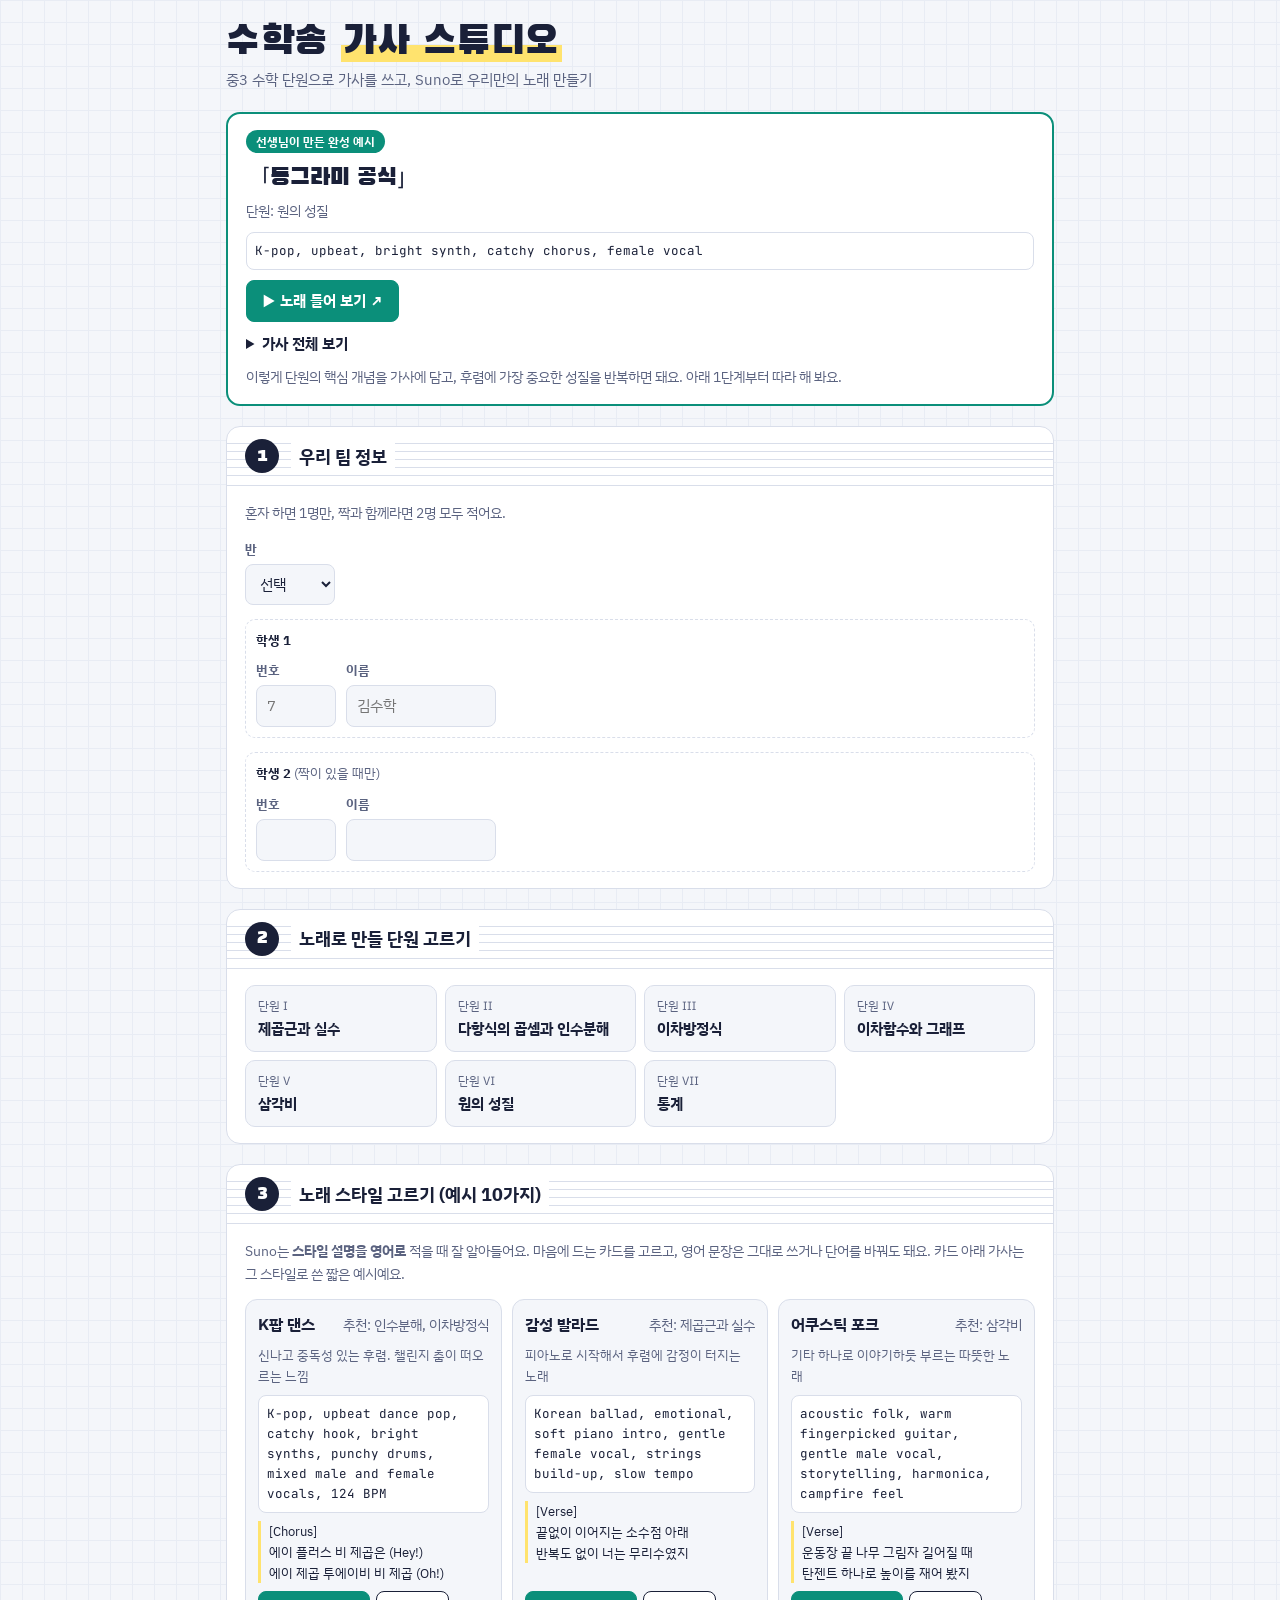
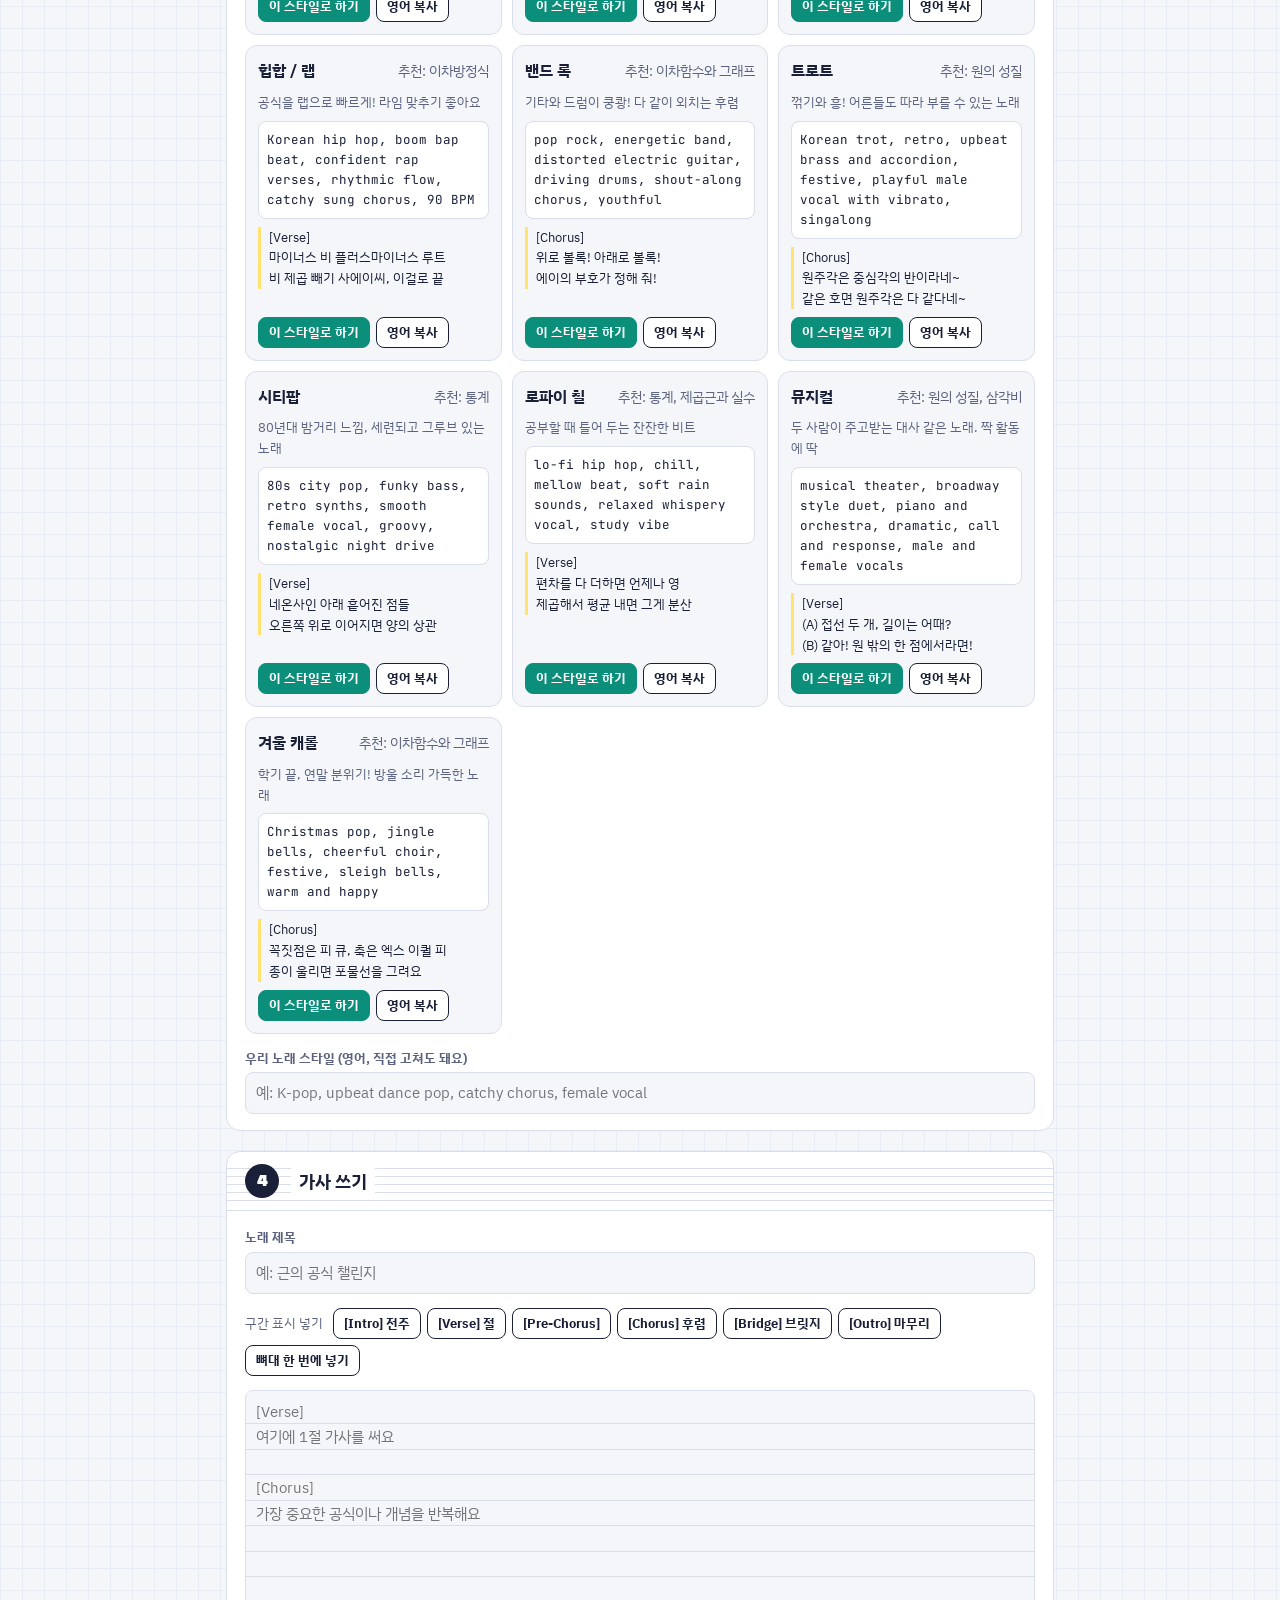
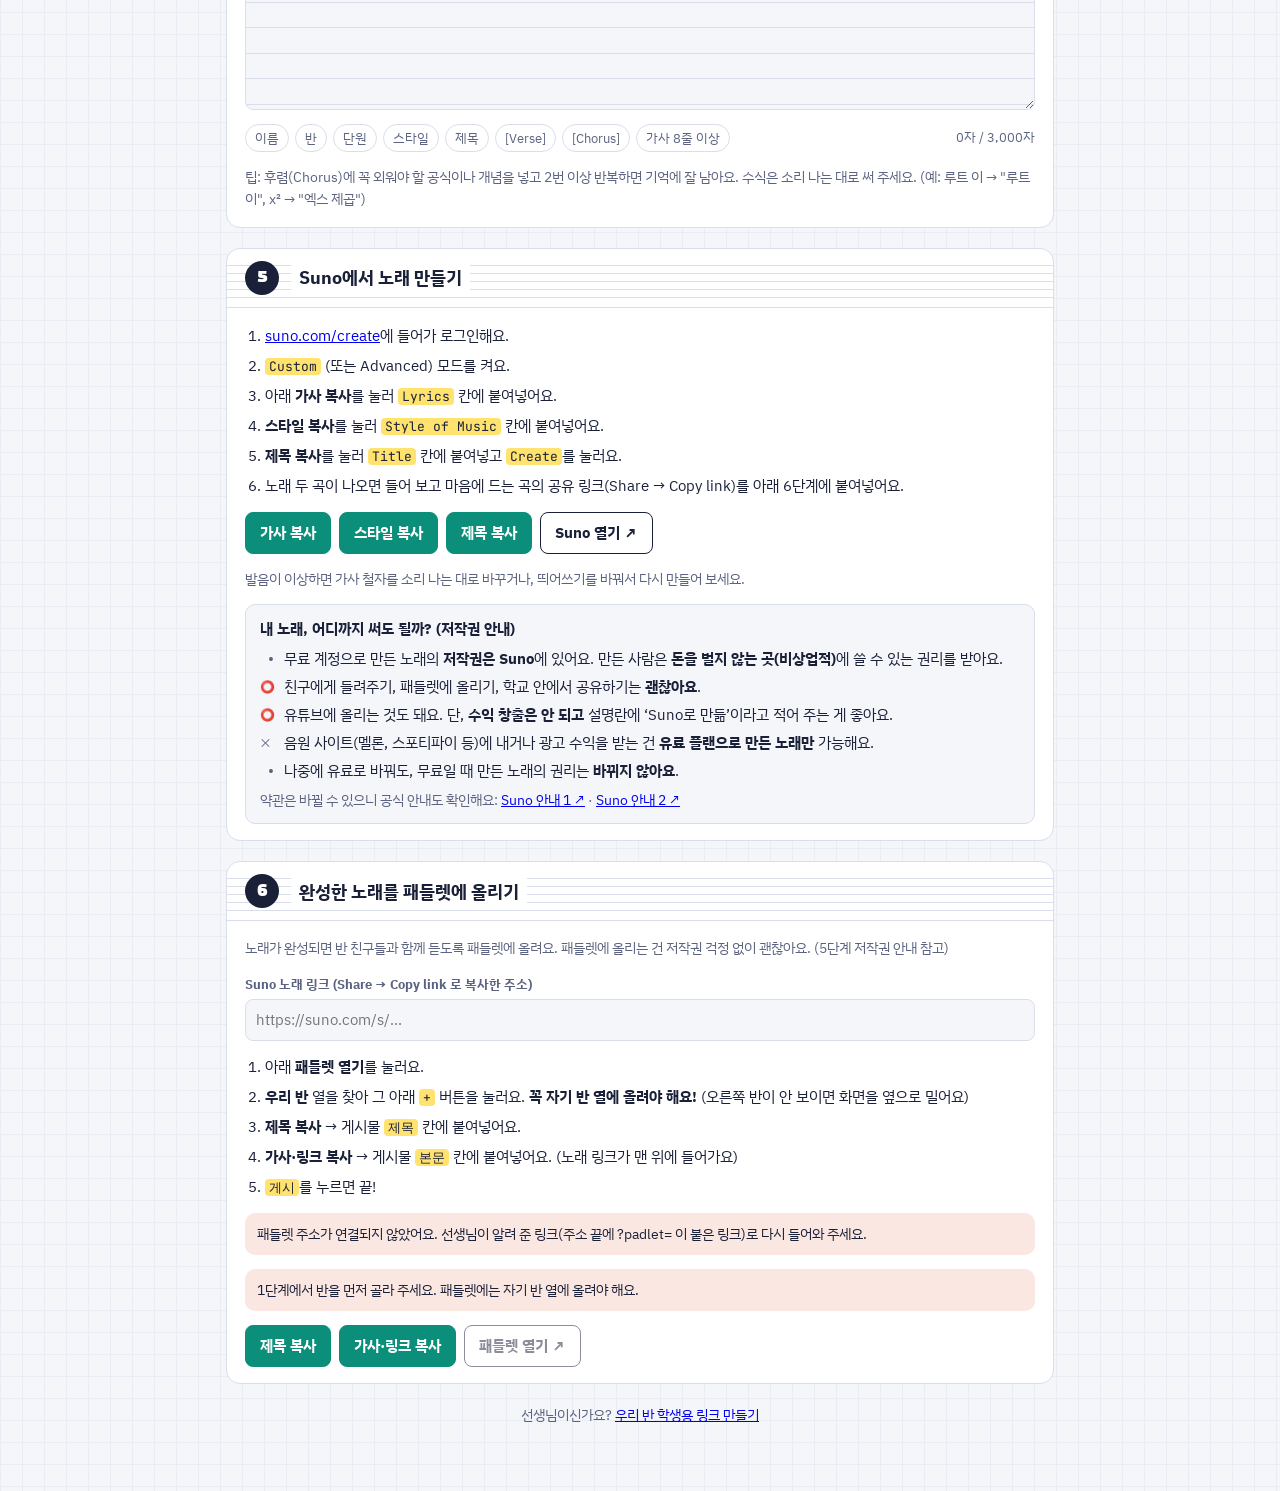
<file: index.html>
<!doctype html>
<html lang="ko">
<head>
<meta charset="utf-8">
<meta name="viewport" content="width=device-width,initial-scale=1,viewport-fit=cover">
<title>수학송 가사 스튜디오</title>
<link rel="preconnect" href="https://fonts.googleapis.com">
<link rel="stylesheet" href="https://fonts.googleapis.com/css2?family=Black+Han+Sans&family=IBM+Plex+Sans+KR:wght@400;500;700&family=JetBrains+Mono:wght@400;600&display=swap">
<link rel="stylesheet" href="style.css">
</head>
<body>
<div class="wrap">
  <header class="top">
    <div>
      <h1>수학송 <span class="x">가사 스튜디오</span></h1>
      <p class="sub">중3 수학 단원으로 가사를 쓰고, Suno로 우리만의 노래 만들기</p>
    </div>
  </header>

  <main id="view-student" class="wrap" style="padding:0;max-width:none">

    <section class="example" aria-labelledby="hEx">
      <div class="ex-head">
        <span class="ex-badge">선생님이 만든 완성 예시</span>
        <h2 id="hEx"></h2>
        <p class="hint" id="exMeta"></p>
      </div>
      <div class="prompt" id="exStyle"></div>
      <div class="copyrow">
        <a class="btn primary" id="exListen" href="#" target="_blank" rel="noopener">▶ 노래 들어 보기 ↗</a>
      </div>
      <details>
        <summary>가사 전체 보기</summary>
        <pre class="ex-lyrics" id="exLyrics"></pre>
      </details>
      <p class="hint">이렇게 단원의 핵심 개념을 가사에 담고, 후렴에 가장 중요한 성질을 반복하면 돼요. 아래 1단계부터 따라 해 봐요.</p>
    </section>

    <section class="step" aria-labelledby="h1s">
      <div class="step-h"><span class="n">1</span><h2 id="h1s">우리 팀 정보</h2></div>
      <div class="step-b">
        <p class="hint">혼자 하면 1명만, 짝과 함께라면 2명 모두 적어요.</p>
        <div class="row">
          <div class="field"><label for="cls">반</label>
            <select id="cls" class="w-cls"></select></div>
        </div>
        <div class="pair">
          <div class="who">학생 1</div>
          <div class="field"><label for="num1">번호</label><input type="text" inputmode="numeric" id="num1" class="w-num" maxlength="3" placeholder="7"></div>
          <div class="field"><label for="name1">이름</label><input type="text" id="name1" class="w-name" maxlength="10" placeholder="김수학"></div>
        </div>
        <div class="pair">
          <div class="who">학생 2 <span style="font-weight:400;color:var(--muted)">(짝이 있을 때만)</span></div>
          <div class="field"><label for="num2">번호</label><input type="text" inputmode="numeric" id="num2" class="w-num" maxlength="3"></div>
          <div class="field"><label for="name2">이름</label><input type="text" id="name2" class="w-name" maxlength="10"></div>
        </div>
      </div>
    </section>

    <section class="step" aria-labelledby="h2s">
      <div class="step-h"><span class="n">2</span><h2 id="h2s">노래로 만들 단원 고르기</h2></div>
      <div class="step-b">
        <div class="units" id="units"></div>
        <div class="concepts" id="concepts" hidden></div>
      </div>
    </section>

    <section class="step" aria-labelledby="h3s">
      <div class="step-h"><span class="n">3</span><h2 id="h3s">노래 스타일 고르기 (예시 10가지)</h2></div>
      <div class="step-b">
        <p class="hint">Suno는 <b>스타일 설명을 영어로</b> 적을 때 잘 알아들어요. 마음에 드는 카드를 고르고, 영어 문장은 그대로 쓰거나 단어를 바꿔도 돼요. 카드 아래 가사는 그 스타일로 쓴 짧은 예시예요.</p>
        <div class="styles" id="styles"></div>
        <div class="field"><label for="stylePrompt">우리 노래 스타일 (영어, 직접 고쳐도 돼요)</label>
          <input type="text" id="stylePrompt" maxlength="200" placeholder="예: K-pop, upbeat dance pop, catchy chorus, female vocal"></div>
      </div>
    </section>

    <section class="step" aria-labelledby="h4s">
      <div class="step-h"><span class="n">4</span><h2 id="h4s">가사 쓰기</h2></div>
      <div class="step-b">
        <div class="field"><label for="title">노래 제목</label><input type="text" id="title" maxlength="40" placeholder="예: 근의 공식 챌린지"></div>
        <div class="tagbar"><span>구간 표시 넣기</span>
          <button class="btn sm" data-tag="[Intro]">[Intro] 전주</button>
          <button class="btn sm" data-tag="[Verse]">[Verse] 절</button>
          <button class="btn sm" data-tag="[Pre-Chorus]">[Pre-Chorus]</button>
          <button class="btn sm" data-tag="[Chorus]">[Chorus] 후렴</button>
          <button class="btn sm" data-tag="[Bridge]">[Bridge] 브릿지</button>
          <button class="btn sm" data-tag="[Outro]">[Outro] 마무리</button>
          <button class="btn sm" id="tplBtn">뼈대 한 번에 넣기</button>
        </div>
        <textarea id="lyrics" placeholder="[Verse]&#10;여기에 1절 가사를 써요&#10;&#10;[Chorus]&#10;가장 중요한 공식이나 개념을 반복해요"></textarea>
        <div class="row" style="justify-content:space-between;align-items:center">
          <div class="checks" id="checks"></div>
          <span class="count" id="count">0자</span>
        </div>
        <p class="hint">팁: 후렴(Chorus)에 꼭 외워야 할 공식이나 개념을 넣고 2번 이상 반복하면 기억에 잘 남아요. 수식은 소리 나는 대로 써 주세요. (예: 루트 이 → "루트 이", x² → "엑스 제곱")</p>
      </div>
    </section>

    <section class="step" aria-labelledby="h5s">
      <div class="step-h"><span class="n">5</span><h2 id="h5s">Suno에서 노래 만들기</h2></div>
      <div class="step-b">
        <ol class="howto">
          <li><a href="https://suno.com/create" target="_blank" rel="noopener">suno.com/create</a>에 들어가 로그인해요.</li>
          <li><code>Custom</code> (또는 Advanced) 모드를 켜요.</li>
          <li>아래 <b>가사 복사</b>를 눌러 <code>Lyrics</code> 칸에 붙여넣어요.</li>
          <li><b>스타일 복사</b>를 눌러 <code>Style of Music</code> 칸에 붙여넣어요.</li>
          <li><b>제목 복사</b>를 눌러 <code>Title</code> 칸에 붙여넣고 <code>Create</code>를 눌러요.</li>
          <li>노래 두 곡이 나오면 들어 보고 마음에 드는 곡의 공유 링크(Share → Copy link)를 아래 6단계에 붙여넣어요.</li>
        </ol>
        <div class="copyrow">
          <button class="btn primary" id="cpLyrics">가사 복사</button>
          <button class="btn primary" id="cpStyle">스타일 복사</button>
          <button class="btn primary" id="cpTitle">제목 복사</button>
          <a class="btn" href="https://suno.com/create" target="_blank" rel="noopener">Suno 열기 ↗</a>
        </div>
        <p class="hint">발음이 이상하면 가사 철자를 소리 나는 대로 바꾸거나, 띄어쓰기를 바꿔서 다시 만들어 보세요.</p>
        <div class="rights">
          <h3>내 노래, 어디까지 써도 될까? (저작권 안내)</h3>
          <ul>
            <li>무료 계정으로 만든 노래의 <b>저작권은 Suno</b>에 있어요. 만든 사람은 <b>돈을 벌지 않는 곳(비상업적)</b>에 쓸 수 있는 권리를 받아요.</li>
            <li class="ok">친구에게 들려주기, 패들렛에 올리기, 학교 안에서 공유하기는 <b>괜찮아요</b>.</li>
            <li class="ok">유튜브에 올리는 것도 돼요. 단, <b>수익 창출은 안 되고</b> 설명란에 ‘Suno로 만듦’이라고 적어 주는 게 좋아요.</li>
            <li class="no">음원 사이트(멜론, 스포티파이 등)에 내거나 광고 수익을 받는 건 <b>유료 플랜으로 만든 노래만</b> 가능해요.</li>
            <li>나중에 유료로 바꿔도, 무료일 때 만든 노래의 권리는 <b>바뀌지 않아요</b>.</li>
          </ul>
          <p class="hint">약관은 바뀔 수 있으니 공식 안내도 확인해요:
            <a href="https://help.suno.com/en/articles/2416769" target="_blank" rel="noopener">Suno 안내 1 ↗</a> ·
            <a href="https://help.suno.com/en/articles/9602241" target="_blank" rel="noopener">Suno 안내 2 ↗</a></p>
        </div>
      </div>
    </section>

    <section class="step" aria-labelledby="h7s">
      <div class="step-h"><span class="n">6</span><h2 id="h7s">완성한 노래를 패들렛에 올리기</h2></div>
      <div class="step-b">
        <p class="hint">노래가 완성되면 반 친구들과 함께 듣도록 패들렛에 올려요. 패들렛에 올리는 건 저작권 걱정 없이 괜찮아요. (5단계 저작권 안내 참고)</p>
        <div class="field"><label for="sunoUrl">Suno 노래 링크 (Share → Copy link 로 복사한 주소)</label>
          <input type="url" id="sunoUrl" maxlength="300" placeholder="https://suno.com/s/..."></div>
        <ol class="howto">
          <li>아래 <b>패들렛 열기</b>를 눌러요.</li>
          <li class="noCls" hidden>패들렛의 <code>+</code> 버튼을 눌러 새 게시물을 만들어요.</li>
          <li class="byCls"><b class="padCls">우리 반</b> 열을 찾아 그 아래 <code>+</code> 버튼을 눌러요. <b>꼭 자기 반 열에 올려야 해요!</b> (오른쪽 반이 안 보이면 화면을 옆으로 밀어요)</li>
          <li><b>제목 복사</b> → 게시물 <code>제목</code> 칸에 붙여넣어요.</li>
          <li><b>가사·링크 복사</b> → 게시물 <code>본문</code> 칸에 붙여넣어요. (노래 링크가 맨 위에 들어가요)</li>
          <li><code>게시</code>를 누르면 끝!</li>
        </ol>
        <div class="notice warn" id="padletMissing" hidden>패들렛 주소가 연결되지 않았어요. 선생님이 알려 준 링크(주소 끝에 ?padlet= 이 붙은 링크)로 다시 들어와 주세요.</div>
        <div class="notice" id="padletWhere">1단계에서 반을 고르면, 패들렛의 어느 열에 올릴지 여기에 알려 줄게요.</div>
        <div id="padletState" class="notice warn" hidden></div>
        <div class="copyrow">
          <button class="btn primary" id="cpPadTitle">제목 복사</button>
          <button class="btn primary" id="cpPadBody">가사·링크 복사</button>
          <a class="btn" id="padletLink" href="#" target="_blank" rel="noopener">패들렛 열기 ↗</a>
        </div>
      </div>
    </section>
  </main>
  <footer class="hint" style="text-align:center">선생님이신가요? <a href="setup.html">우리 반 학생용 링크 만들기</a></footer>
</div>
<div class="toast" id="toast" hidden></div>

<script type="module" src="app.js"></script>
</body>
</html>
</file>
<file: style.css>
*,*::before,*::after{box-sizing:border-box}
[hidden]{display:none!important}
html{-webkit-text-size-adjust:100%}
/* Layout: one narrow column of numbered steps on squared notebook paper; a staff-line band marks each step header. */
:root{
  --paper:#F4F6FA; --sheet:#FFFFFF; --ink:#1A2038; --muted:#5B6380; --line:#D9DEEA; --grid:#E8ECF4;
  --accent:#0B8F7A; --accent-ink:#FFFFFF; --accent-soft:#DDF3EE; --mark:#FFE36E; --warn:#B4442B; --warn-soft:#FBE7E1;
  --display:"Black Han Sans","IBM Plex Sans KR",system-ui,sans-serif;
  --body:"IBM Plex Sans KR","Apple SD Gothic Neo","Malgun Gothic",system-ui,sans-serif;
  --mono:"JetBrains Mono",ui-monospace,Menlo,Consolas,monospace;
}
@media (prefers-color-scheme: dark){:root:not([data-theme="light"]){
  --paper:#11152A; --sheet:#1A1F38; --ink:#E9ECF7; --muted:#A3AAC6; --line:#323A5C; --grid:#1A2040;
  --accent:#3CCBB2; --accent-ink:#06231E; --accent-soft:#16383A; --mark:#7A6A1E; --warn:#F08B70; --warn-soft:#3A2220; color-scheme:dark}}
:root[data-theme="dark"]{
  --paper:#11152A; --sheet:#1A1F38; --ink:#E9ECF7; --muted:#A3AAC6; --line:#323A5C; --grid:#1A2040;
  --accent:#3CCBB2; --accent-ink:#06231E; --accent-soft:#16383A; --mark:#7A6A1E; --warn:#F08B70; --warn-soft:#3A2220; color-scheme:dark}

body{margin:0;background:var(--paper);color:var(--ink);font-family:var(--body);font-size:15px;line-height:1.6;
  background-image:linear-gradient(var(--grid) 1px,transparent 1px),linear-gradient(90deg,var(--grid) 1px,transparent 1px);
  background-size:22px 22px;}
.wrap{max-width:860px;margin:0 auto;padding-block:20px 64px;
  padding-left:max(16px,env(safe-area-inset-left,0px));padding-right:max(16px,env(safe-area-inset-right,0px));
  display:flex;flex-direction:column;gap:20px}
header.top{display:flex;flex-wrap:wrap;align-items:flex-end;justify-content:space-between;gap:12px}
h1{font-family:var(--display);font-weight:400;font-size:clamp(28px,6vw,40px);line-height:1.1;margin:0;letter-spacing:.5px}
h1 .x{background:linear-gradient(transparent 58%,var(--mark) 58%);padding:0 2px}
.sub{color:var(--muted);margin:4px 0 0}
.tabs{display:flex;gap:6px;flex-wrap:wrap}
.tab{font:inherit;font-weight:700;border:1.5px solid var(--ink);background:var(--sheet);color:var(--ink);padding:7px 14px;border-radius:999px;cursor:pointer}
.tab[aria-selected="true"]{background:var(--ink);color:var(--sheet)}
.tab:focus-visible,button:focus-visible,input:focus-visible,select:focus-visible,textarea:focus-visible,a:focus-visible{outline:3px solid var(--accent);outline-offset:2px}

section.step{background:var(--sheet);border:1.5px solid var(--line);border-radius:14px;overflow:hidden}
.step-h{display:flex;align-items:center;gap:12px;padding:12px 18px;border-bottom:1.5px solid var(--line);
  background-image:repeating-linear-gradient(to bottom,transparent 0 7px,var(--line) 7px 8px);background-size:100% 40px;background-repeat:no-repeat;background-position:0 50%}
.step-h .n{flex:none;width:34px;height:34px;border-radius:50%;background:var(--ink);color:var(--sheet);display:grid;place-items:center;font-family:var(--display);font-size:18px}
.step-h h2{margin:0;font-size:18px;background:var(--sheet);padding:0 8px;text-wrap:balance}
.step-b{padding:16px 18px;display:flex;flex-direction:column;gap:14px}
.hint{color:var(--muted);font-size:14px;margin:0}

.row{display:flex;flex-wrap:wrap;gap:10px}
.field{display:flex;flex-direction:column;gap:4px;min-width:0}
.field label{font-size:13px;font-weight:700;color:var(--muted)}
input[type=text],input[type=url],select,textarea{font:inherit;color:var(--ink);background:var(--paper);border:1.5px solid var(--line);border-radius:8px;padding:8px 10px;min-width:0}
textarea{resize:vertical}
.w-cls{width:90px}.w-num{width:80px}.w-name{width:150px}.grow{flex:1 1 220px}
.pair{display:flex;flex-wrap:wrap;gap:10px;align-items:flex-end;padding:10px;border:1.5px dashed var(--line);border-radius:10px}
.pair .who{font-weight:700;font-size:13px;width:100%}

.units{display:grid;grid-template-columns:repeat(auto-fill,minmax(180px,1fr));gap:8px}
.unit{font:inherit;text-align:left;cursor:pointer;border:1.5px solid var(--line);background:var(--paper);color:var(--ink);border-radius:10px;padding:10px 12px;display:flex;flex-direction:column;gap:2px}
.unit b{font-size:15px}.unit small{color:var(--muted);font-size:12px}
.unit[aria-pressed="true"]{border-color:var(--accent);background:var(--accent-soft);box-shadow:inset 0 0 0 1px var(--accent)}
.concepts{border-left:4px solid var(--accent);background:var(--paper);border-radius:0 10px 10px 0;padding:12px 14px}
.concepts h3{margin:0 0 6px;font-size:15px}
.concepts ul{margin:0;padding-left:18px}
.concepts li{margin:2px 0}
.chips{display:flex;flex-wrap:wrap;gap:6px;margin-top:8px}
.chip{font-size:12px;background:var(--mark);color:var(--ink);padding:2px 8px;border-radius:999px}

.styles{display:grid;grid-template-columns:repeat(auto-fill,minmax(240px,1fr));gap:10px}
.style{border:1.5px solid var(--line);border-radius:12px;padding:12px;display:flex;flex-direction:column;gap:8px;background:var(--paper);min-width:0}
.style[data-on="true"]{border-color:var(--accent);box-shadow:inset 0 0 0 1px var(--accent);background:var(--accent-soft)}
.style .t{display:flex;justify-content:space-between;align-items:baseline;gap:8px}
.style .t b{font-size:16px}
.style .feel{font-size:13px;color:var(--muted);margin:0}
.prompt{font-family:var(--mono);font-size:12.5px;background:var(--sheet);border:1px solid var(--line);border-radius:8px;padding:8px;word-break:break-word}
.sample{font-size:13px;white-space:pre-line;margin:0;border-left:3px solid var(--mark);padding-left:8px}
.style .acts{display:flex;gap:6px;flex-wrap:wrap;margin-top:auto}

.btn{font:inherit;font-weight:700;cursor:pointer;border-radius:8px;padding:8px 14px;border:1.5px solid var(--ink);background:var(--sheet);color:var(--ink)}
.btn.sm{padding:4px 10px;font-size:13px}
.btn.primary{background:var(--accent);border-color:var(--accent);color:var(--accent-ink)}
.btn.danger{border-color:var(--warn);color:var(--warn)}
.btn:disabled{opacity:.5;cursor:not-allowed}
a.btn{text-decoration:none;display:inline-block}

.tagbar{display:flex;flex-wrap:wrap;gap:6px;align-items:center}
.tagbar span{font-size:13px;color:var(--muted);margin-right:4px}
#lyrics{min-height:320px;font-family:var(--body);line-height:1.7;background:var(--paper);
  background-image:repeating-linear-gradient(to bottom,transparent 0 calc(1.7em - 1px),var(--line) calc(1.7em - 1px) 1.7em);background-attachment:local;background-position:0 8px}
.count{font-size:13px;color:var(--muted);font-variant-numeric:tabular-nums}
.count.over{color:var(--warn);font-weight:700}
.checks{display:flex;flex-wrap:wrap;gap:6px}
.ck{font-size:12.5px;padding:3px 9px;border-radius:999px;border:1px solid var(--line);color:var(--muted)}
.ck.ok{border-color:var(--accent);color:var(--accent);font-weight:700}

ol.howto{margin:0;padding-left:20px;display:flex;flex-direction:column;gap:6px}
ol.howto code{font-family:var(--mono);font-size:13px;background:var(--mark);color:var(--ink);padding:0 4px;border-radius:4px}
.copyrow{display:flex;flex-wrap:wrap;gap:8px}

.notice{border-radius:10px;padding:10px 12px;font-size:14px;background:var(--accent-soft)}
.notice.warn{background:var(--warn-soft);color:var(--ink)}
.toast{position:fixed;left:50%;transform:translateX(-50%);bottom:calc(20px + env(safe-area-inset-bottom,0px));background:var(--ink);color:var(--sheet);padding:9px 16px;border-radius:999px;font-weight:700;font-size:14px;z-index:20;max-width:calc(100% - 32px)}

/* teacher */
.stats{display:flex;flex-wrap:wrap;gap:6px}
.stat{font-size:13px;border:1px solid var(--line);border-radius:999px;padding:3px 10px;background:var(--paper)}
.stat b{font-variant-numeric:tabular-nums}
.subs{display:flex;flex-direction:column;gap:10px}
.sub-card{border:1.5px solid var(--line);border-radius:12px;padding:12px 14px;background:var(--paper);display:flex;flex-direction:column;gap:6px;min-width:0}
.sub-card .meta{display:flex;flex-wrap:wrap;gap:6px 12px;align-items:baseline}
.sub-card .meta b{font-size:16px}
.sub-card .meta span{font-size:13px;color:var(--muted)}
.sub-card pre{white-space:pre-wrap;word-break:break-word;font-family:var(--body);font-size:14px;margin:0;background:var(--sheet);border:1px solid var(--line);border-radius:8px;padding:10px;max-height:260px;overflow:auto}
.sub-card .acts{display:flex;flex-wrap:wrap;gap:6px;align-items:center}
.empty{color:var(--muted);text-align:center;padding:24px 8px;border:1.5px dashed var(--line);border-radius:12px}
@media (prefers-reduced-motion:reduce){*{transition:none!important;animation:none!important}}
@media (max-width:480px){.w-name{width:100%}.step-b{padding:14px}}

/* 완성 예시 */
.example{background:var(--sheet);border:2px solid var(--accent);border-radius:14px;padding:16px 18px;display:flex;flex-direction:column;gap:10px}
.ex-head{display:flex;flex-direction:column;gap:2px}
.ex-badge{align-self:flex-start;font-size:12px;font-weight:700;background:var(--accent);color:var(--accent-ink);padding:2px 10px;border-radius:999px}
.ex-head h2{margin:4px 0 0;font-family:var(--display);font-weight:400;font-size:24px}
.example details summary{cursor:pointer;font-weight:700}
.ex-lyrics{white-space:pre-wrap;word-break:break-word;font-family:var(--body);font-size:14px;margin:8px 0 0;background:var(--paper);border:1px solid var(--line);border-radius:8px;padding:12px}

/* 저작권 안내 */
.rights{border:1.5px solid var(--line);border-radius:10px;padding:12px 14px;background:var(--paper)}
.rights h3{margin:0 0 6px;font-size:15px}
.rights ul{margin:0 0 6px;padding-left:0;list-style:none;display:flex;flex-direction:column;gap:4px}
.rights li{padding-left:24px;position:relative}
.rights li::before{content:"•";position:absolute;left:8px;color:var(--muted)}
.rights li.ok::before{content:"⭕";left:0;font-size:12px;top:2px}
.rights li.no::before{content:"❌";left:0;font-size:12px;top:2px}
</file>
